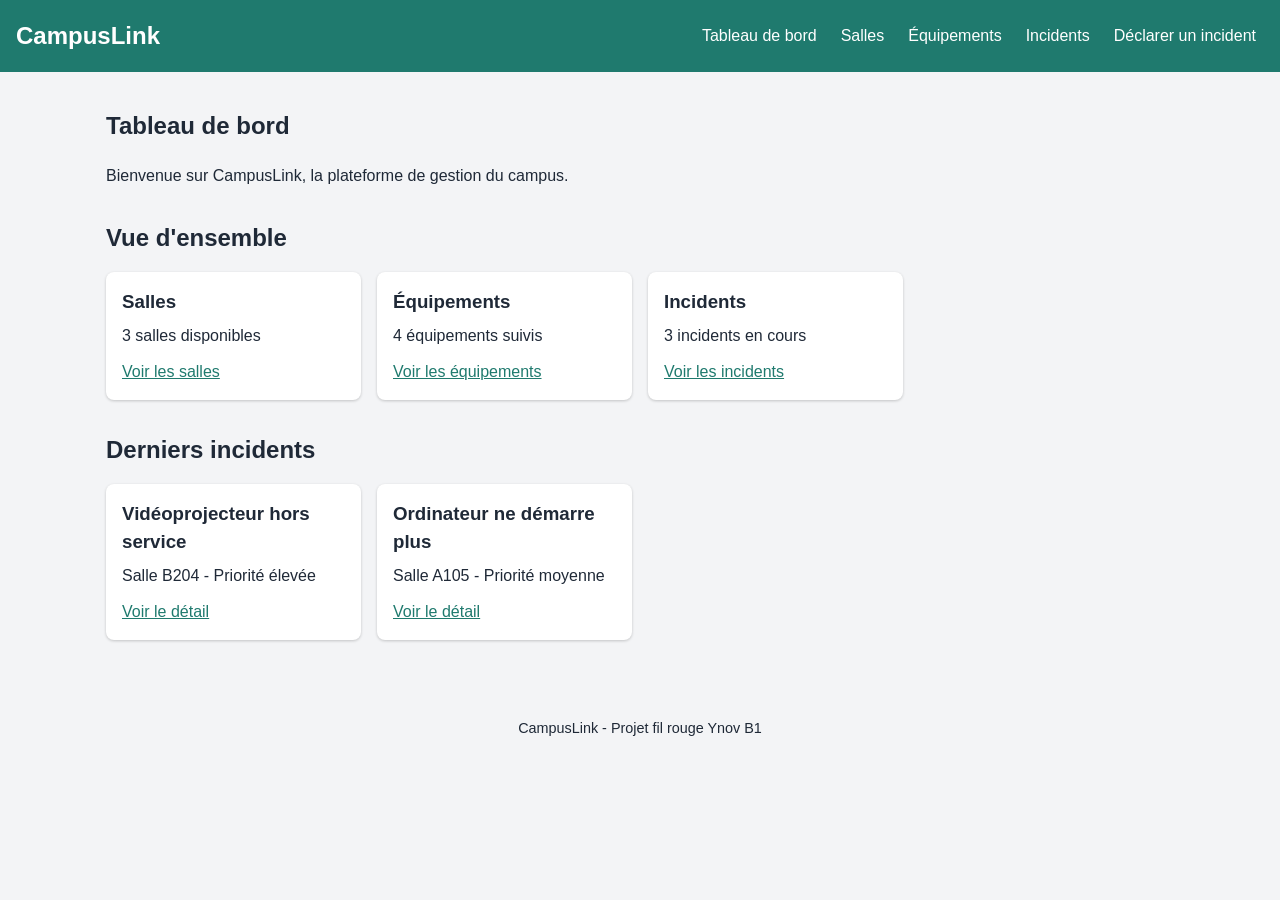
<file: index.html>
<!DOCTYPE html>
<html lang="fr">

<head>
    <meta charset="UTF-8">
    <meta name="viewport" content="width=device-width, initial-scale=1.0">
    <title>Tableau de bord - CampusLink</title>
    <link rel="stylesheet" href="css/style.css">
</head>

<body>

     <a class="lien-evitement" href="#contenu">Aller au contenu principal</a>

    <header>
        <h1>CampusLink</h1>

        <nav aria-label="Navigation principale">
            <a href="index.html">Tableau de bord</a>
            <a href="pages/salles.html">Salles</a>
            <a href="pages/equipements.html">Équipements</a>
            <a href="pages/incidents.html">Incidents</a>
            <a href="pages/declaration.html">Déclarer un incident</a>
        </nav>
    </header>

    <main id="contenu">

        <section>
            <h2>Tableau de bord</h2>
            <p>Bienvenue sur CampusLink, la plateforme de gestion du campus.</p>
        </section>

        <section>
            <h2>Vue d'ensemble</h2>

            <article>
                <h3>Salles</h3>
                <p>3 salles disponibles</p>
                <a href="pages/salles.html">Voir les salles</a>
            </article>

            <article>
                <h3>Équipements</h3>
                <p>4 équipements suivis</p>
                <a href="pages/equipements.html">Voir les équipements</a>
            </article>

            <article>
                <h3>Incidents</h3>
                <p>3 incidents en cours</p>
                <a href="pages/incidents.html">Voir les incidents</a>
            </article>

        </section>

        <section>
            <h2>Derniers incidents</h2>

            <article>
                <h3>Vidéoprojecteur hors service</h3>
                <p>Salle B204 - Priorité élevée</p>
                <a href="pages/incident-detail.html">Voir le détail</a>
            </article>

            <article>
                <h3>Ordinateur ne démarre plus</h3>
                <p>Salle A105 - Priorité moyenne</p>
                <a href="pages/incident-detail.html">Voir le détail</a>
            </article>

        </section>

    </main>

    <footer>
        <p>CampusLink - Projet fil rouge Ynov B1</p>
    </footer>

</body>

</html>
</file>
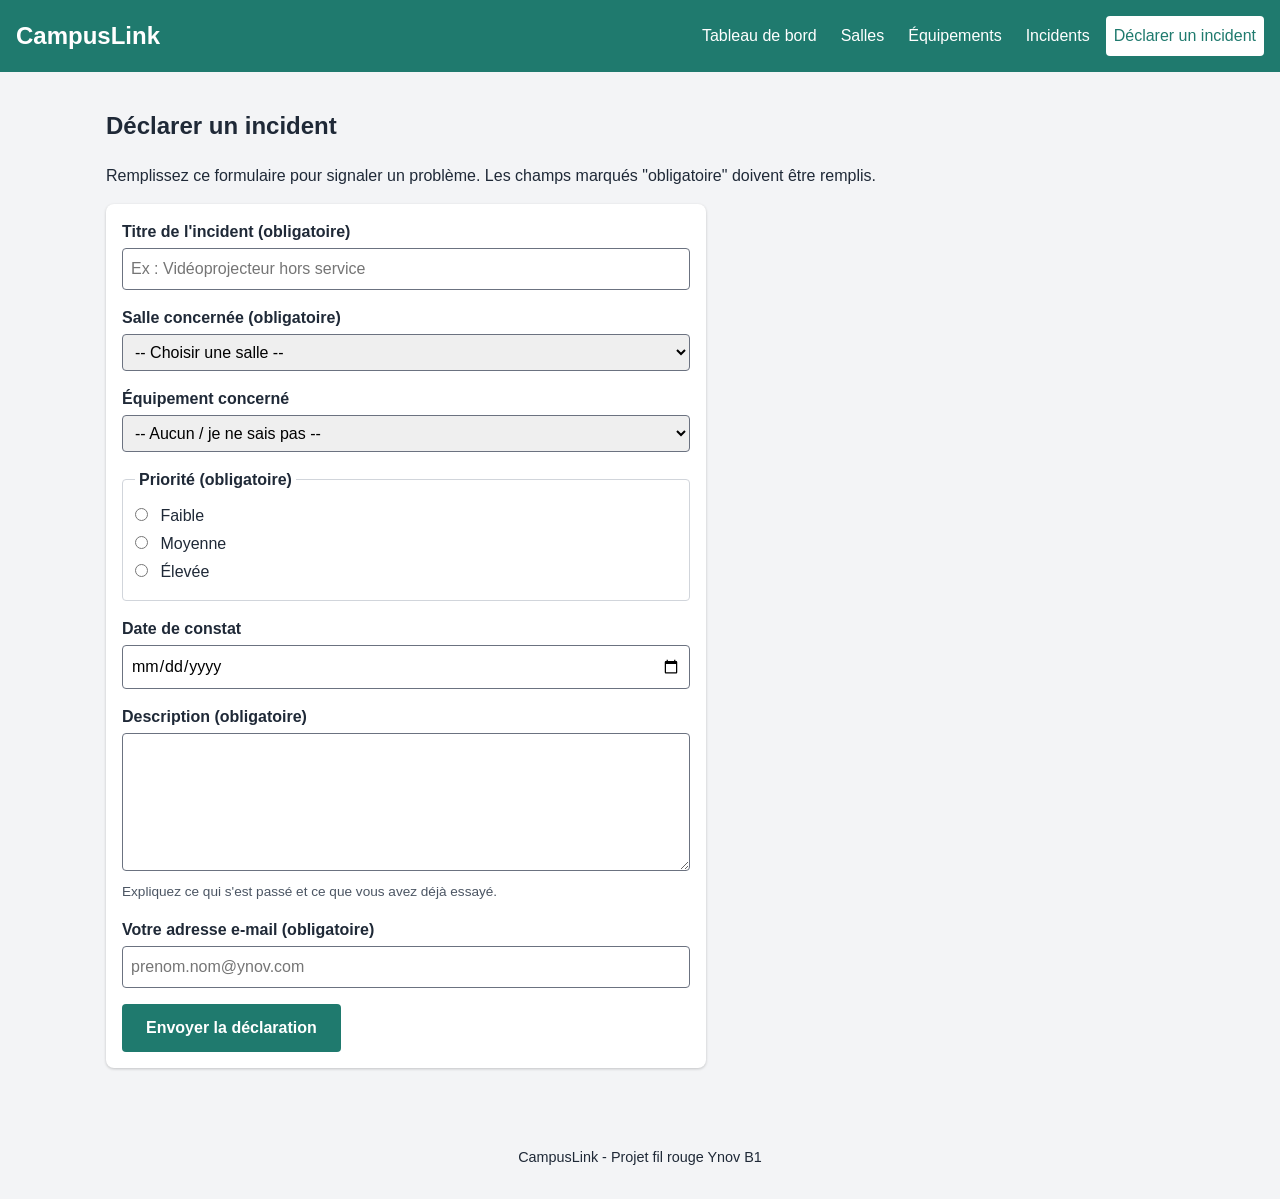
<file: pages/declaration.html>
<!DOCTYPE html>
<html lang="fr">

<head>
  <meta charset="UTF-8">
  <meta name="viewport" content="width=device-width, initial-scale=1.0">
  <title>Déclarer un incident - CampusLink</title>
  <link rel="stylesheet" href="../css/style.css">
</head>

<body>

  <a class="lien-evitement" href="#contenu">Aller au contenu principal</a>

  <header>
    <h1>CampusLink</h1>

    <nav aria-label="Navigation principale">
      <a href="../index.html">Tableau de bord</a>
      <a href="salles.html">Salles</a>
      <a href="equipements.html">Équipements</a>
      <a href="incidents.html">Incidents</a>
      <a href="declaration.html" aria-current="page">Déclarer un incident</a>
    </nav>
  </header>

  <main id="contenu">

    <section>
      <h2>Déclarer un incident</h2>
      
      <p>Remplissez ce formulaire pour signaler un problème. Les champs marqués "obligatoire" doivent être remplis.</p>

      <form action="incidents.html" method="get">

        <label for="titre">Titre de l'incident (obligatoire)</label>
        <input type="text" id="titre" name="titre" placeholder="Ex : Vidéoprojecteur hors service" required>

        <label for="salle">Salle concernée (obligatoire)</label>
        <select id="salle" name="salle" required>
          <option value="">-- Choisir une salle --</option>
          <option value="A112">A112</option>
          <option value="B204">B204</option>
          <option value="C001">C001</option>
        </select>

        <label for="equipement">Équipement concerné</label>
        <select id="equipement" name="equipement">
          <option value="">-- Aucun / je ne sais pas --</option>
          <option value="videoprojecteur">Vidéoprojecteur</option>
          <option value="ordinateur">Ordinateur</option>
          <option value="prise">Prise électrique</option>
          <option value="mobilier">Mobilier</option>
          <option value="autre">Autre</option>
        </select>

        <fieldset>
          <legend>Priorité (obligatoire)</legend>
          <label><input type="radio" name="priorite" value="faible" required> Faible</label>
          <label><input type="radio" name="priorite" value="moyenne"> Moyenne</label>
          <label><input type="radio" name="priorite" value="elevee"> Élevée</label>
        </fieldset>

        <label for="date">Date de constat</label>
        <input type="date" id="date" name="date">

        <label for="description">Description (obligatoire)</label>
        <textarea id="description" name="description" rows="5" aria-describedby="aide-description" required></textarea>
        <p id="aide-description" class="aide">Expliquez ce qui s'est passé et ce que vous avez déjà essayé.</p>

        <label for="email">Votre adresse e-mail (obligatoire)</label>
        <input type="email" id="email" name="email" autocomplete="email" placeholder="prenom.nom@ynov.com" required>

        <button type="submit">Envoyer la déclaration</button>

      </form>
    </section>

  </main>

  <footer>
    <p>CampusLink - Projet fil rouge Ynov B1</p>
  </footer>

</body>
</html>
</file>
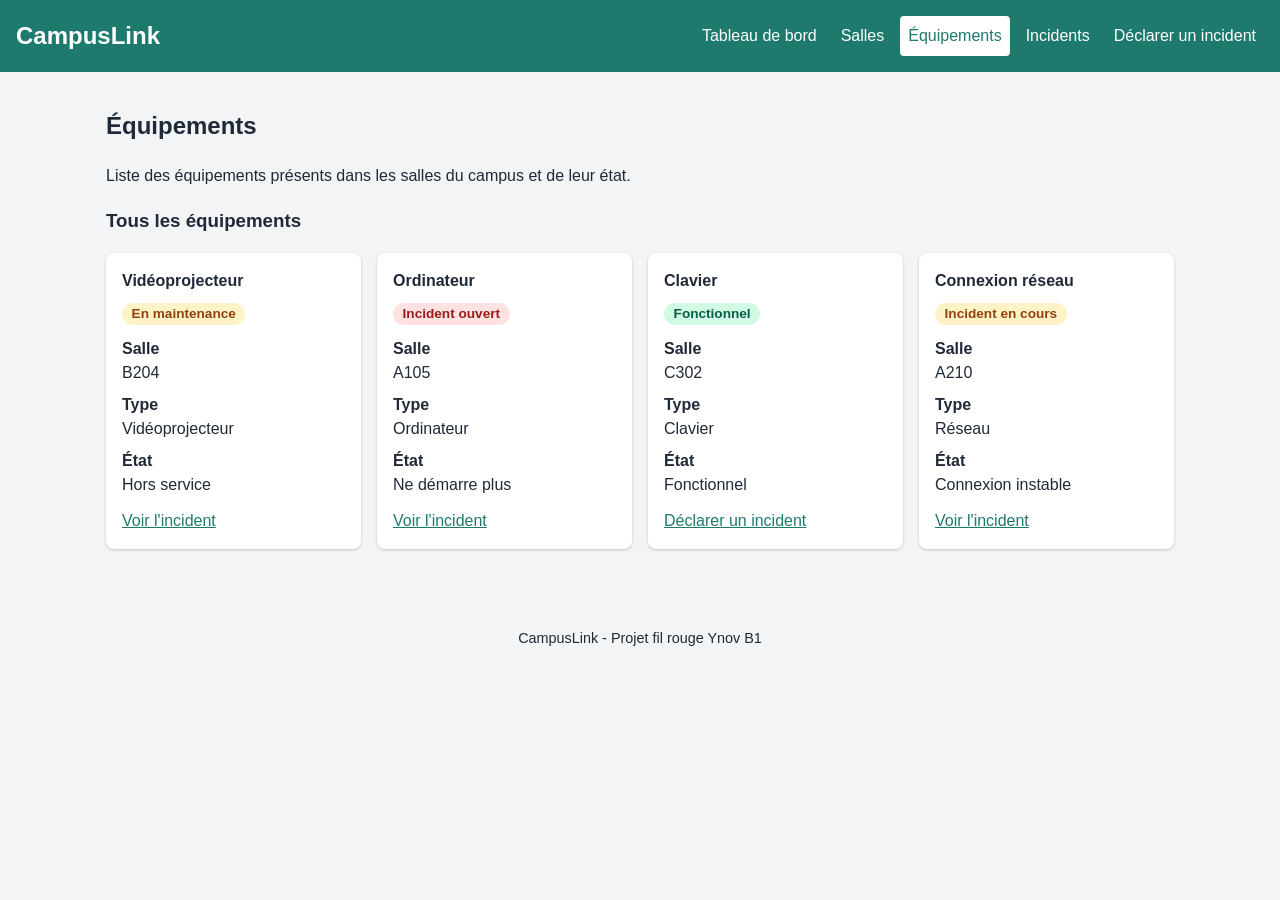
<file: pages/equipements.html>
<!DOCTYPE html>
<html lang="fr">

<head>
  <meta charset="UTF-8">
  <meta name="viewport" content="width=device-width, initial-scale=1.0">
  <title>Équipements - CampusLink</title>
  <link rel="stylesheet" href="../css/style.css">
</head>

<body>

  <a class="lien-evitement" href="#contenu">Aller au contenu principal</a>

  <header class="entete">
    <h1>CampusLink</h1>

    <nav aria-label="Navigation principale">
      <ul class="menu">
        <li><a href="../index.html">Tableau de bord</a></li>
        <li><a href="salles.html">Salles</a></li>
        <li><a href="equipements.html" aria-current="page">Équipements</a></li>
        <li><a href="incidents.html">Incidents</a></li>
        <li><a href="declaration.html">Déclarer un incident</a></li>
      </ul>
    </nav>
  </header>

  <main class="contenu" id="contenu">

    <h2>Équipements</h2>

    <p>Liste des équipements présents dans les salles du campus et de leur état.</p>

    <section aria-labelledby="titre-liste-equipements">

      <h3 id="titre-liste-equipements">Tous les équipements</h3>

      <div class="cartes">

        <article class="carte">
          <h4>Vidéoprojecteur</h4>

          <p><span class="statut statut-cours">En maintenance</span></p>

          <dl>
            <dt>Salle</dt>
            <dd>B204</dd>

            <dt>Type</dt>
            <dd>Vidéoprojecteur</dd>

            <dt>État</dt>
            <dd>Hors service</dd>
          </dl>

          <a href="incident-detail.html">Voir l'incident</a>
        </article>

        <article class="carte">
          <h4>Ordinateur</h4>

          <p><span class="statut statut-ouvert">Incident ouvert</span></p>

          <dl>
            <dt>Salle</dt>
            <dd>A105</dd>

            <dt>Type</dt>
            <dd>Ordinateur</dd>

            <dt>État</dt>
            <dd>Ne démarre plus</dd>
          </dl>

          <a href="incident-detail.html">Voir l'incident</a>
        </article>

        <article class="carte">
          <h4>Clavier</h4>

          <p><span class="statut statut-resolu">Fonctionnel</span></p>

          <dl>
            <dt>Salle</dt>
            <dd>C302</dd>

            <dt>Type</dt>
            <dd>Clavier</dd>

            <dt>État</dt>
            <dd>Fonctionnel</dd>
          </dl>

          <a href="declaration.html">Déclarer un incident</a>
        </article>

        <article class="carte">
          <h4>Connexion réseau</h4>

          <p><span class="statut statut-cours">Incident en cours</span></p>

          <dl>
            <dt>Salle</dt>
            <dd>A210</dd>

            <dt>Type</dt>
            <dd>Réseau</dd>

            <dt>État</dt>
            <dd>Connexion instable</dd>
          </dl>

          <a href="incident-detail.html">Voir l'incident</a>
        </article>

      </div>

    </section>

  </main>

  <footer class="pied">
    <p>CampusLink - Projet fil rouge Ynov B1</p>
  </footer>

</body>

</html>
</file>
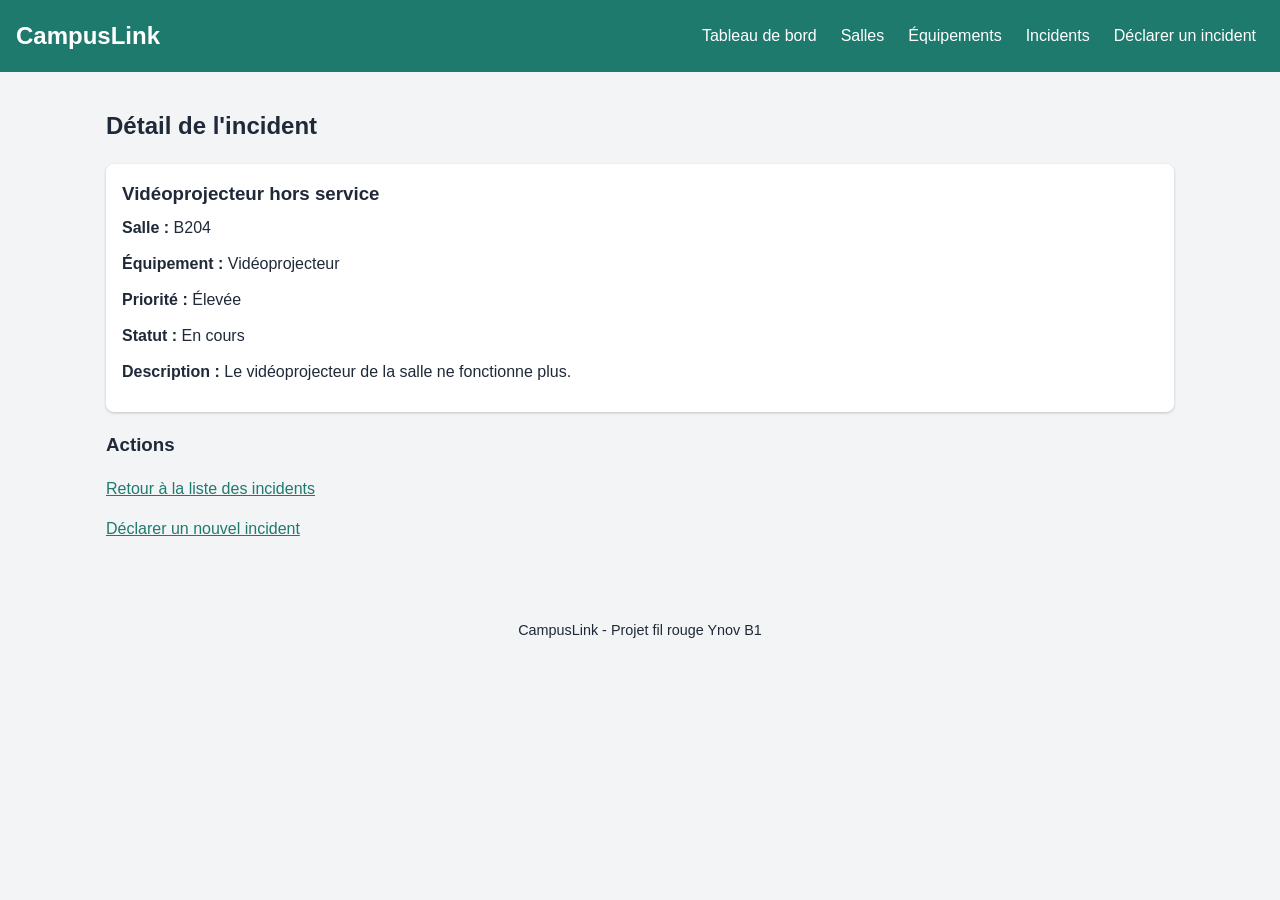
<file: pages/incident-detail.html>
<!DOCTYPE html>
<html lang="fr">

<head>
  <meta charset="UTF-8">
  <meta name="viewport" content="width=device-width, initial-scale=1.0">
  <title>Détail d'un incident - CampusLink</title>
  <link rel="stylesheet" href="../css/style.css">
</head>

<body>

  <a class="lien-evitement" href="#contenu">Aller au contenu principal</a>

  <header class="entete">
    <h1>CampusLink</h1>

    <nav aria-label="Navigation principale">
      <ul class="menu">
        <li><a href="../index.html">Tableau de bord</a></li>
        <li><a href="salles.html">Salles</a></li>
        <li><a href="equipements.html">Équipements</a></li>
        <li><a href="incidents.html">Incidents</a></li>
        <li><a href="declaration.html">Déclarer un incident</a></li>
      </ul>
    </nav>
  </header>

  <main class="contenu" id="contenu">

    <h2>Détail de l'incident</h2>

    <article class="carte">
      
      <h3>Vidéoprojecteur hors service</h3> 

      <p><strong>Salle :</strong> B204</p>

      <p><strong>Équipement :</strong> Vidéoprojecteur</p>

      <p><strong>Priorité :</strong> Élevée</p>

      <p><strong>Statut :</strong> En cours</p>

      <p><strong>Description :</strong> Le vidéoprojecteur de la salle ne fonctionne plus.</p>
  
</article>

    <section>
      <h3>Actions</h3>

      <p>
        <a href="incidents.html">Retour à la liste des incidents</a>
      </p>

      <p>
        <a href="declaration.html">Déclarer un nouvel incident</a>
      </p>

    </section>

  </main>

  <footer class="pied">
    <p>CampusLink - Projet fil rouge Ynov B1</p>
  </footer>

</body>

</html>
</file>
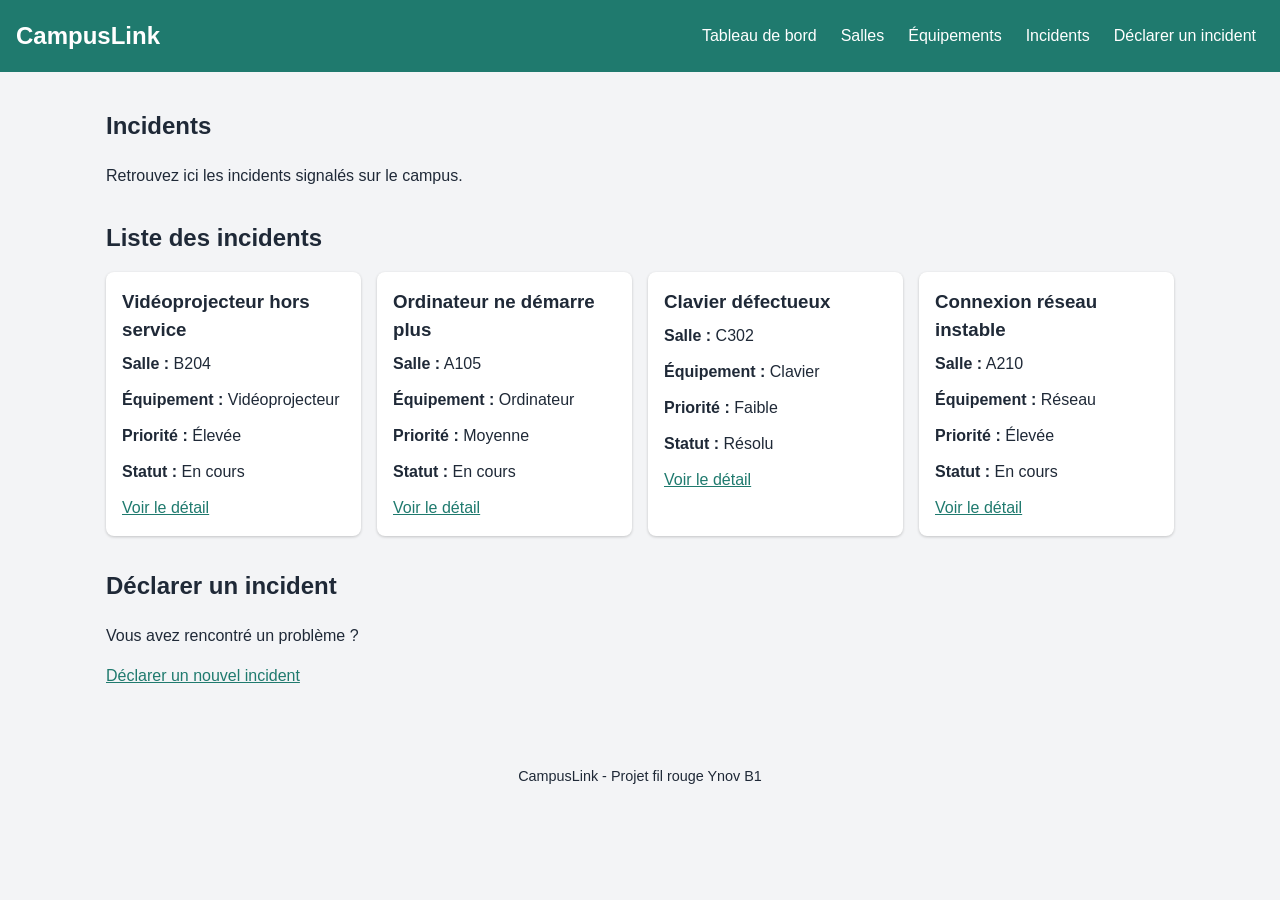
<file: pages/incidents.html>
<!DOCTYPE html>
<html lang="fr">

<head>
    <meta charset="UTF-8">
    <meta name="viewport" content="width=device-width, initial-scale=1.0">
    <title>Incidents - CampusLink</title>
    <link rel="stylesheet" href="../css/style.css">
</head>

<body>

     <a class="lien-evitement" href="#contenu">Aller au contenu principal</a>

    <header>
        <h1>CampusLink</h1>

        <nav aria-label="Navigation principale">
            <a href="../index.html">Tableau de bord</a>
            <a href="salles.html">Salles</a>
            <a href="equipements.html">Équipements</a>
            <a href="incidents.html">Incidents</a>
            <a href="declaration.html">Déclarer un incident</a>
        </nav>
    </header>

    <main id="contenu">

        <section>
            <h2>Incidents</h2>
            <p>Retrouvez ici les incidents signalés sur le campus.</p>
        </section>

        <section>
            <h2>Liste des incidents</h2>

            <article>
                <h3>Vidéoprojecteur hors service</h3>
                <p><strong>Salle :</strong> B204</p>
                <p><strong>Équipement :</strong> Vidéoprojecteur</p>
                <p><strong>Priorité :</strong> Élevée</p>
                <p><strong>Statut :</strong> En cours</p>
                <a href="incident-detail.html">Voir le détail</a>
            </article>

            <article>
                <h3>Ordinateur ne démarre plus</h3>
                <p><strong>Salle :</strong> A105</p>
                <p><strong>Équipement :</strong> Ordinateur</p>
                <p><strong>Priorité :</strong> Moyenne</p>
                <p><strong>Statut :</strong> En cours</p>
                <a href="incident-detail.html">Voir le détail</a>
            </article>

            <article>
                <h3>Clavier défectueux</h3>
                <p><strong>Salle :</strong> C302</p>
                <p><strong>Équipement :</strong> Clavier</p>
                <p><strong>Priorité :</strong> Faible</p>
                <p><strong>Statut :</strong> Résolu</p>
                <a href="incident-detail.html">Voir le détail</a>
            </article>

            <article>
                <h3>Connexion réseau instable</h3>
                <p><strong>Salle :</strong> A210</p>
                <p><strong>Équipement :</strong> Réseau</p>
                <p><strong>Priorité :</strong> Élevée</p>
                <p><strong>Statut :</strong> En cours</p>
                <a href="incident-detail.html">Voir le détail</a>
            </article>

        </section>

        <section>
            <h2>Déclarer un incident</h2>
            <p>Vous avez rencontré un problème ?</p>
            <a href="declaration.html">Déclarer un nouvel incident</a>
        </section>

    </main>

    <footer>
        <p>CampusLink - Projet fil rouge Ynov B1</p>
    </footer>

</body>

</html>
</file>
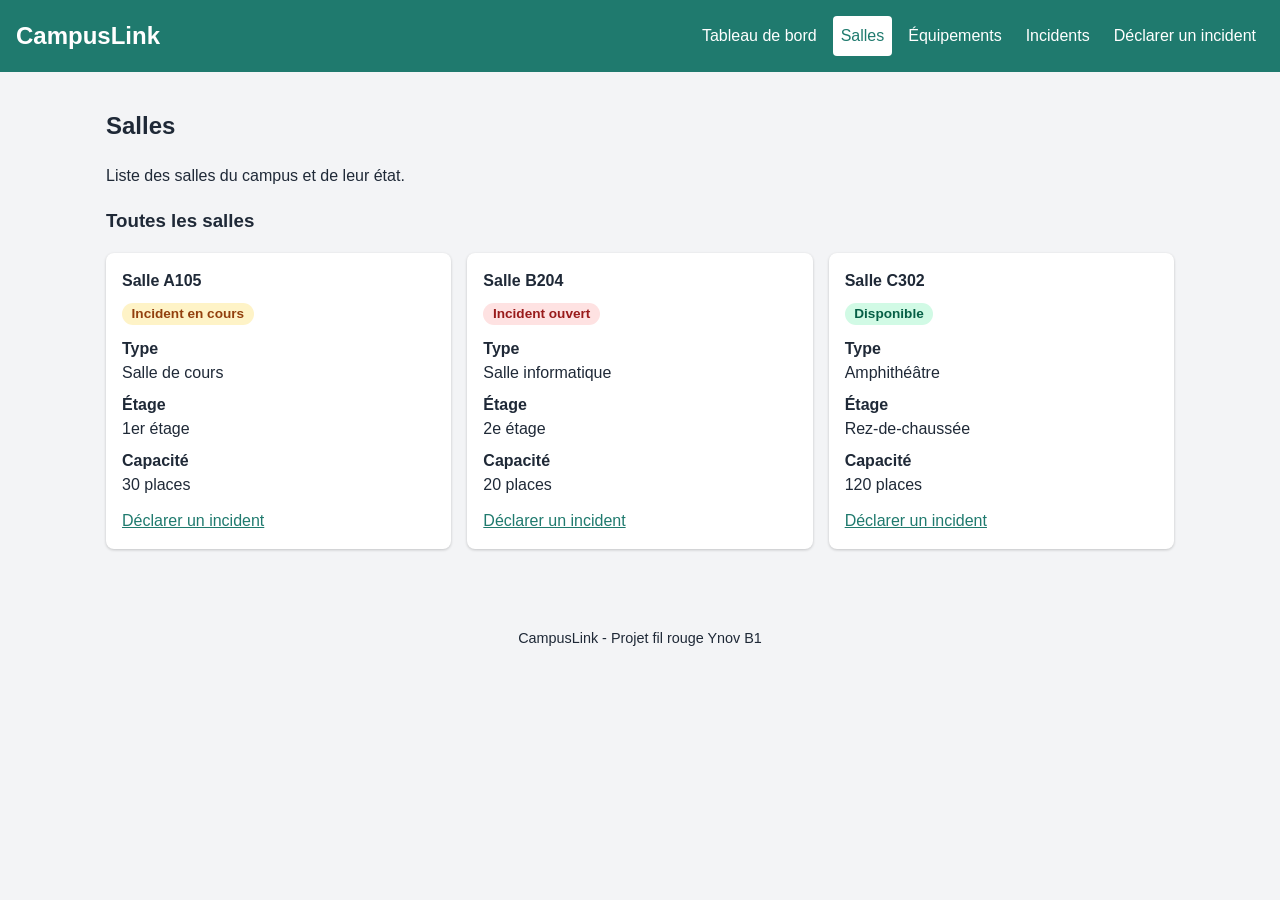
<file: pages/salles.html>
<!DOCTYPE html>
<html lang="fr">
<head>
  <meta charset="UTF-8">
  <meta name="viewport" content="width=device-width, initial-scale=1.0">
  <title>Salles - CampusLink</title>
  <link rel="stylesheet" href="../css/style.css">
</head>
<body>

  <a class="lien-evitement" href="#contenu">Aller au contenu principal</a>

  <header class="entete">
    <h1>CampusLink</h1>

    <nav aria-label="Navigation principale">
      <ul class="menu">
        <li><a href="../index.html">Tableau de bord</a></li>
        <li><a href="salles.html" aria-current="page">Salles</a></li>
        <li><a href="equipements.html">Équipements</a></li>
        <li><a href="incidents.html">Incidents</a></li>
        <li><a href="declaration.html">Déclarer un incident</a></li>
      </ul>
    </nav>
  </header>

  <main class="contenu" id="contenu">
    <h2>Salles</h2>
    <p>Liste des salles du campus et de leur état.</p>

    <section aria-labelledby="titre-liste-salles">
      <h3 id="titre-liste-salles">Toutes les salles</h3>

      <div class="cartes">

        <article class="carte">
          <h4>Salle A105</h4>
          <p><span class="statut statut-cours">Incident en cours</span></p>
          <dl>
            <dt>Type</dt>
            <dd>Salle de cours</dd>
            <dt>Étage</dt>
            <dd>1er étage</dd>
            <dt>Capacité</dt>
            <dd>30 places</dd>
          </dl>
          <a href="declaration.html">Déclarer un incident</a>
        </article>

        <article class="carte">
          <h4>Salle B204</h4>
          <p><span class="statut statut-ouvert">Incident ouvert</span></p>
          <dl>
            <dt>Type</dt>
            <dd>Salle informatique</dd>
            <dt>Étage</dt>
            <dd>2e étage</dd>
            <dt>Capacité</dt>
            <dd>20 places</dd>
          </dl>
          <a href="declaration.html">Déclarer un incident</a>
        </article>

        <article class="carte">
          <h4>Salle C302</h4>
          <p><span class="statut statut-dispo">Disponible</span></p>
          <dl>
            <dt>Type</dt>
            <dd>Amphithéâtre</dd>
            <dt>Étage</dt>
            <dd>Rez-de-chaussée</dd>
            <dt>Capacité</dt>
            <dd>120 places</dd>
          </dl>
          <a href="declaration.html">Déclarer un incident</a>
        </article>

      </div>
    </section>
  </main>

  <footer class="pied">
    <p>CampusLink - Projet fil rouge Ynov B1</p>
  </footer>

</body>
</html>
</file>
<file: css/style.css>
/* ==========================================================
   CampusLink - feuille de style commune (FR01)
   Fonctionne avec les pages SANS classes (index de la collègue)
   et avec les pages AVEC classes (salles.html, etc.)
   ========================================================== */

/* 1. Variables : couleurs et tailles réutilisables */
:root {
  --couleur-principale: #1f7a6e;
  --couleur-fond: #f3f4f6;
  --couleur-texte: #1f2937;
  --couleur-blanc: #ffffff;
  --espace: 1rem;
}

/* 2. Réglages de base */
* {
  box-sizing: border-box;
}

body {
  margin: 0;
  font-family: Arial, Helvetica, sans-serif;
  background-color: var(--couleur-fond);
  color: var(--couleur-texte);
  line-height: 1.5;
}

a {
  color: var(--couleur-principale);
}

/* 3. Lien d'évitement (caché, visible au clavier) */
.lien-evitement {
  position: absolute;
  left: -999px;
  top: 0;
  background-color: var(--couleur-blanc);
  color: var(--couleur-principale);
  padding: 0.5rem 1rem;
}

.lien-evitement:focus {
  left: 0;
}

/* 4. En-tête et menu (mobile d'abord) */
header {
  background-color: var(--couleur-principale);
  color: var(--couleur-blanc);
  padding: var(--espace);
}

header h1 {
  margin: 0 0 var(--espace);
  font-size: 1.5rem;
}

/* Le menu fonctionne avec des liens directs dans <nav>
   ou avec une liste <ul> à l'intérieur de <nav> */
nav,
nav ul {
  display: flex;
  flex-direction: column;
  gap: 0.5rem;
  list-style: none;
  margin: 0;
  padding: 0;
}

nav a {
  display: block;
  padding: 0.5rem;
  color: var(--couleur-blanc);
  text-decoration: none;
  border-radius: 4px;
}

nav a:hover,
nav a:focus,
nav a[aria-current="page"] {
  background-color: var(--couleur-blanc);
  color: var(--couleur-principale);
}

/* 5. Contenu principal et pied de page */
main {
  max-width: 1100px;
  margin: 0 auto;
  padding: var(--espace);
}

section {
  margin-bottom: 2rem;
}

footer {
  padding: var(--espace);
  text-align: center;
  font-size: 0.9rem;
}

/* 6. Cartes
   - tout <article> a l'aspect d'une carte
   - les cartes d'une même section se placent en grille
     (1 colonne sur mobile, plus de colonnes si la place le permet) */
article,
.carte {
  background-color: var(--couleur-blanc);
  padding: var(--espace);
  border-radius: 8px;
  box-shadow: 0 1px 3px rgba(0, 0, 0, 0.2);
}

article h3,
article h4 {
  margin: 0 0 0.5rem;
}

article p {
  margin: 0 0 0.75rem;
}

/* Section dont les enfants directs sont des <article> */
section:has(> article),
.cartes {
  display: grid;
  grid-template-columns: repeat(auto-fit, minmax(220px, 1fr));
  gap: var(--espace);
}

/* Le titre de la section occupe toute la largeur de la grille */
section:has(> article) > h2 {
  grid-column: 1 / -1;
  margin: 0;
}

.cartes {
  margin: var(--espace) 0 2rem;
}

.chiffre {
  margin: 0.5rem 0;
  font-size: 2rem;
  font-weight: bold;
  color: var(--couleur-principale);
}

/* Listes de description dans les cartes (page Salles) */
.carte dl {
  margin: 0.75rem 0;
}

.carte dt {
  font-weight: bold;
}

.carte dd {
  margin: 0 0 0.5rem;
}

/* 7. Tableau */
.tableau-conteneur {
  overflow-x: auto;
}

table {
  width: 100%;
  border-collapse: collapse;
  background-color: var(--couleur-blanc);
}

th,
td {
  padding: 0.75rem;
  text-align: left;
  border-bottom: 1px solid #d1d5db;
}

th {
  background-color: var(--couleur-principale);
  color: var(--couleur-blanc);
}

/* 8. Étiquettes de statut */
.statut {
  padding: 0.2rem 0.6rem;
  border-radius: 999px;
  font-size: 0.85rem;
  font-weight: bold;
}

.statut-ouvert { background-color: #fee2e2; color: #991b1b; }
.statut-cours  { background-color: #fef3c7; color: #92400e; }
.statut-resolu,
.statut-dispo  { background-color: #d1fae5; color: #065f46; }

/* 9. Écran large (desktop) : en-tête et menu en ligne */
@media (min-width: 768px) {
  header {
    display: flex;
    justify-content: space-between;
    align-items: center;
  }

  header h1 {
    margin: 0;
  }

  nav,
  nav ul {
    flex-direction: row;
  }
}
/* 10. Formulaire */
form {
  max-width: 600px;
  padding: var(--espace);
  background-color: var(--couleur-blanc);
  border-radius: 8px;
  box-shadow: 0 1px 3px rgba(0, 0, 0, 0.2);
}

label {
  display: block;
  margin-bottom: 0.25rem;
  font-weight: bold;
}

input,
select,
textarea {
  width: 100%;
  padding: 0.5rem;
  margin-bottom: 1rem;
  font: inherit;
  border: 1px solid #6b7280;
  border-radius: 4px;
}

/* Groupe de boutons radio (Priorité) */
fieldset {
  margin: 0 0 1rem;
  padding: 0.75rem;
  border: 1px solid #d1d5db;
  border-radius: 4px;
}

legend {
  padding: 0 0.25rem;
  font-weight: bold;
}

fieldset label {
  font-weight: normal;
}

input[type="radio"] {
  width: auto;
  margin: 0 0.5rem 0 0;
}

/* Petit texte d'aide sous un champ */
.aide {
  margin: -0.75rem 0 1rem;
  font-size: 0.85rem;
  color: #4b5563;
}

/* Bouton d'envoi */
button {
  padding: 0.75rem 1.5rem;
  font: inherit;
  font-weight: bold;
  color: var(--couleur-blanc);
  background-color: var(--couleur-principale);
  border: none;
  border-radius: 4px;
  cursor: pointer;
}

/* Contour visible quand on navigue au clavier */
input:focus,
select:focus,
textarea:focus,
button:focus {
  outline: 3px solid #f59e0b;
  outline-offset: 2px;
}
</file>
